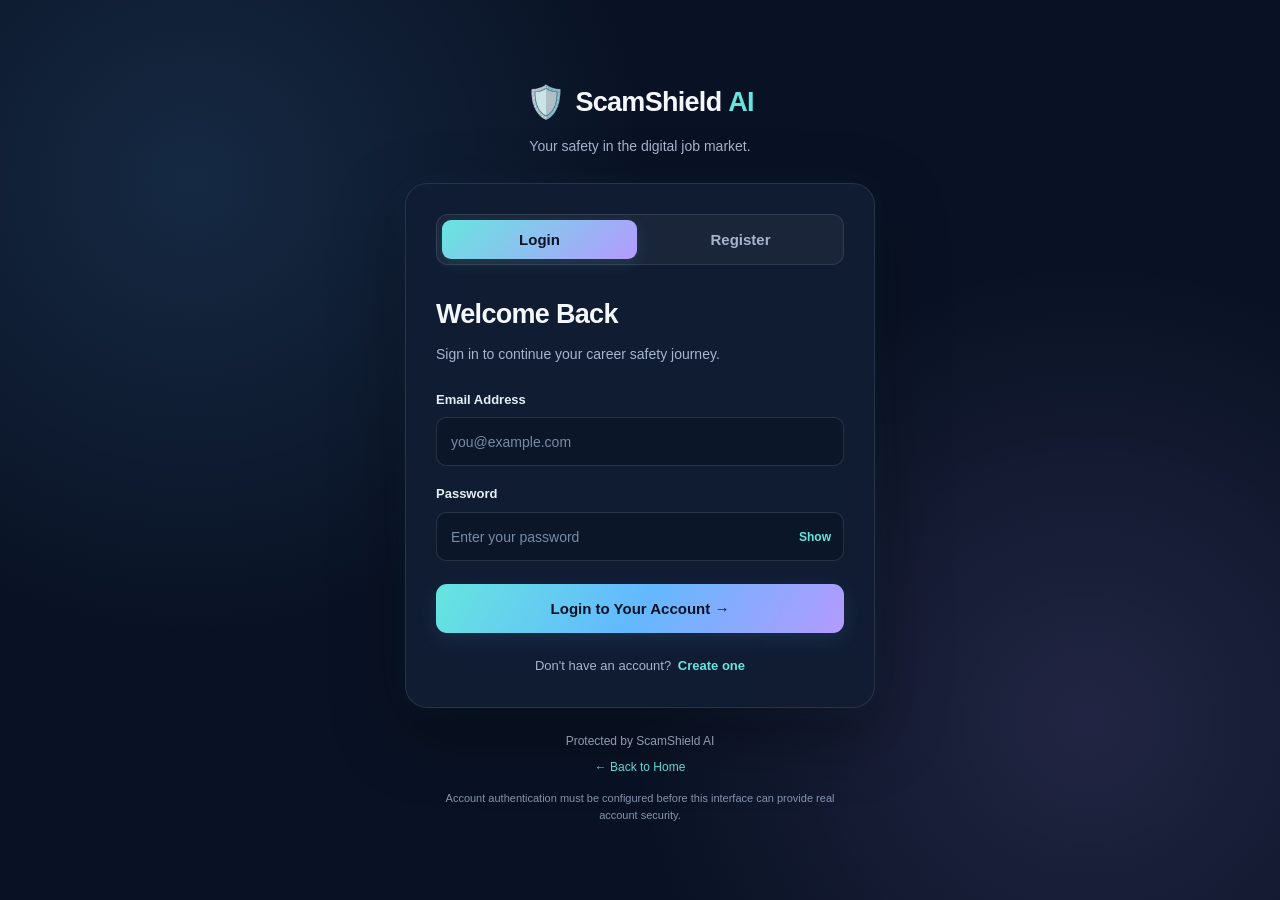
<file: login.html>
<!DOCTYPE html>
<html lang="en">

<head>
    <meta charset="UTF-8">

    <meta name="viewport" content="width=device-width, initial-scale=1.0">

    <meta
        name="description"
        content="Login or create an account with ScamShield AI."
    >

    <title>Login / Register | ScamShield AI</title>

    <link rel="stylesheet" href="login.css">
</head>

<body>

    <!-- Main Authentication Container -->

    <main class="auth-container">

        <!-- Brand Section -->

        <header class="auth-header">

            <a href="index.html" class="brand">
                <span class="brand-icon">🛡️</span>

                <span>
                    ScamShield <strong>AI</strong>
                </span>
            </a>

            <p class="brand-description">
                Your safety in the digital job market.
            </p>

        </header>


        <!-- Authentication Card -->

        <section class="auth-card">

            <!-- Form Switch Buttons -->

            <div class="auth-tabs">

                <button
                    type="button"
                    id="showLogin"
                    class="auth-tab active"
                >
                    Login
                </button>

                <button
                    type="button"
                    id="showRegister"
                    class="auth-tab"
                >
                    Register
                </button>

            </div>


            <!-- Login Form -->

            <div id="loginPanel">

                <div class="form-heading">

                    <h1>Welcome Back</h1>

                    <p>
                        Sign in to continue your career safety journey.
                    </p>

                </div>

                <form id="loginForm">

                    <div class="form-group">

                        <label for="loginEmail">
                            Email Address
                        </label>

                        <input
                            type="email"
                            id="loginEmail"
                            name="email"
                            placeholder="you@example.com"
                            autocomplete="email"
                            required
                        >

                    </div>


                    <div class="form-group">

                        <label for="loginPassword">
                            Password
                        </label>

                        <div class="password-wrapper">

                            <input
                                type="password"
                                id="loginPassword"
                                name="password"
                                placeholder="Enter your password"
                                autocomplete="current-password"
                                required
                            >

                            <button
                                type="button"
                                class="password-toggle"
                                id="toggleLoginPassword"
                                aria-label="Show password"
                            >
                                Show
                            </button>

                        </div>

                    </div>


                    <button
                        type="submit"
                        class="auth-submit"
                    >
                        Login to Your Account →
                    </button>

                    <p
                        id="loginMessage"
                        class="form-message"
                        role="status"
                        aria-live="polite"
                    ></p>

                </form>

                <p class="switch-message">
                    Don't have an account?

                    <button
                        type="button"
                        class="text-button"
                        id="loginToRegister"
                    >
                        Create one
                    </button>
                </p>

            </div>


            <!-- Registration Form -->

            <div id="registerPanel" hidden>

                <div class="form-heading">

                    <h1>Create Your Account</h1>

                    <p>
                        Join ScamShield AI and build a safer career.
                    </p>

                </div>

                <form id="registerForm">

                    <div class="form-group">

                        <label for="registerName">
                            Full Name
                        </label>

                        <input
                            type="text"
                            id="registerName"
                            name="name"
                            placeholder="Enter your full name"
                            autocomplete="name"
                            maxlength="100"
                            required
                        >

                    </div>


                    <div class="form-group">

                        <label for="registerEmail">
                            Email Address
                        </label>

                        <input
                            type="email"
                            id="registerEmail"
                            name="email"
                            placeholder="you@example.com"
                            autocomplete="email"
                            required
                        >

                    </div>


                    <div class="form-group">

                        <label for="registerPassword">
                            Create Password
                        </label>

                        <div class="password-wrapper">

                            <input
                                type="password"
                                id="registerPassword"
                                name="password"
                                placeholder="At least 8 characters"
                                autocomplete="new-password"
                                minlength="8"
                                required
                            >

                            <button
                                type="button"
                                class="password-toggle"
                                id="toggleRegisterPassword"
                                aria-label="Show password"
                            >
                                Show
                            </button>

                        </div>

                    </div>


                    <div class="form-group">

                        <label for="confirmPassword">
                            Confirm Password
                        </label>

                        <div class="password-wrapper">

                            <input
                                type="password"
                                id="confirmPassword"
                                name="confirmPassword"
                                placeholder="Re-enter your password"
                                autocomplete="new-password"
                                minlength="8"
                                required
                            >

                            <button
                                type="button"
                                class="password-toggle"
                                id="toggleConfirmPassword"
                                aria-label="Show password"
                            >
                                Show
                            </button>

                        </div>

                    </div>


                    <button
                        type="submit"
                        class="auth-submit"
                    >
                        Create Account →
                    </button>

                    <p
                        id="registerMessage"
                        class="form-message"
                        role="status"
                        aria-live="polite"
                    ></p>

                </form>

                <p class="switch-message">
                    Already have an account?

                    <button
                        type="button"
                        class="text-button"
                        id="registerToLogin"
                    >
                        Login
                    </button>
                </p>

            </div>
            <!-- Two-Step Email Verification -->

<div id="otpPanel" hidden>

    <div class="form-heading">

        <h1 id="otpHeading">Verify Your Email</h1>

        <p id="otpDescription">
            Enter the six-digit verification code sent to your email.
        </p>

    </div>

    <form id="otpForm">

        <div class="form-group">

            <label for="otpCode">
                Verification Code
            </label>

            <input
                type="text"
                id="otpCode"
                name="otp"
                placeholder="Enter 6-digit code"
                inputmode="numeric"
                autocomplete="one-time-code"
                pattern="[0-9]{6}"
                minlength="6"
                maxlength="6"
                required
            >

        </div>

        <button
            type="submit"
            class="auth-submit"
            id="verifyOtpButton"
        >
            Verify and Continue →
        </button>

        <p
            id="otpMessage"
            class="form-message"
            role="status"
            aria-live="polite"
        ></p>

    </form>

    <p class="switch-message">

        <button
            type="button"
            id="otpBackButton"
            class="text-button"
        >
            ← Back to Login
        </button>

    </p>

</div>

        </section>


        <!-- Footer -->

        <footer class="auth-footer">

            <p>
                Protected by ScamShield AI
            </p>

            <a href="index.html">
                ← Back to Home
            </a>

            <small>
                Account authentication must be configured before
                this interface can provide real account security.
            </small>

        </footer>

    </main>


    <!-- JavaScript -->

    <script src="login.js"></script>

</body>

</html>
</file>
<file: login.css>
/* =========================================
   ScamShield AI — Login & Register Page
   ========================================= */

/* Theme */

:root {
    --bg: #091224;
    --panel: #111d33;
    --panel-light: #172742;

    --text: #f4f7fc;
    --muted: #a5b5cc;

    --cyan: #66e5df;
    --blue: #63b8ff;
    --purple: #b49aff;
    --red: #ff8294;

    --border: rgba(255, 255, 255, 0.10);
}


/* Reset */

* {
    box-sizing: border-box;
    margin: 0;
    padding: 0;
}

[hidden] {
    display: none !important;
}

html {
    min-height: 100%;
    scroll-behavior: smooth;
}

body {
    min-height: 100vh;
    font-family: "Segoe UI", Arial, sans-serif;
    color: var(--text);

    background:
        radial-gradient(
            circle at 15% 20%,
            rgba(99, 184, 255, 0.14),
            transparent 35%
        ),
        radial-gradient(
            circle at 85% 80%,
            rgba(180, 154, 255, 0.14),
            transparent 35%
        ),
        var(--bg);

    line-height: 1.6;
}


/* Main Container */

.auth-container {
    width: 100%;
    min-height: 100vh;

    display: flex;
    flex-direction: column;
    align-items: center;
    justify-content: center;

    padding: 40px 20px;
}


/* Brand Header */

.auth-header {
    text-align: center;
    margin-bottom: 26px;
}

.brand {
    display: inline-flex;
    align-items: center;
    justify-content: center;
    gap: 10px;

    color: var(--text);
    text-decoration: none;

    font-size: 27px;
    font-weight: 750;
    letter-spacing: -0.7px;
}

.brand-icon {
    font-size: 32px;
}

.brand strong {
    color: var(--cyan);
}

.brand-description {
    margin-top: 7px;
    color: var(--muted);
    font-size: 14px;
}


/* Authentication Card */

.auth-card {
    width: 100%;
    max-width: 470px;

    padding: 30px;

    background: rgba(17, 29, 51, 0.94);

    border: 1px solid var(--border);
    border-radius: 22px;

    box-shadow:
        0 24px 70px rgba(0, 0, 0, 0.35),
        0 0 35px rgba(99, 184, 255, 0.06);

    backdrop-filter: blur(16px);
}


/* Login / Register Tabs */

.auth-tabs {
    display: grid;
    grid-template-columns: 1fr 1fr;
    gap: 6px;

    padding: 5px;
    margin-bottom: 28px;

    background: rgba(255, 255, 255, 0.045);
    border: 1px solid var(--border);
    border-radius: 12px;
}

.auth-tab {
    padding: 11px 15px;

    color: var(--muted);
    background: transparent;

    border: none;
    border-radius: 9px;

    font-family: inherit;
    font-size: 15px;
    font-weight: 650;

    cursor: pointer;

    transition:
        background 0.2s ease,
        color 0.2s ease;
}

.auth-tab:hover {
    color: var(--text);
}

.auth-tab.active {
    color: #091224;

    background: linear-gradient(
        135deg,
        var(--cyan),
        var(--purple)
    );

    box-shadow: 0 4px 15px rgba(102, 229, 223, 0.13);
}


/* Form Heading */

.form-heading {
    margin-bottom: 24px;
}

.form-heading h1 {
    margin-bottom: 7px;

    font-size: 27px;
    font-weight: 750;
    letter-spacing: -0.7px;
}

.form-heading p {
    color: var(--muted);
    font-size: 14px;
}


/* Form Layout */

form {
    display: flex;
    flex-direction: column;
    gap: 18px;
}

.form-group {
    display: flex;
    flex-direction: column;
    gap: 7px;
}

.form-group label {
    color: #e6edf7;

    font-size: 13px;
    font-weight: 650;
}


/* Input Fields */

.form-group input {
    width: 100%;
    min-height: 49px;

    padding: 12px 14px;

    color: var(--text);
    background: #0b1629;

    border: 1px solid rgba(255, 255, 255, 0.12);
    border-radius: 10px;

    outline: none;

    font-family: inherit;
    font-size: 14px;

    transition:
        border-color 0.2s ease,
        box-shadow 0.2s ease;
}

.form-group input::placeholder {
    color: #788ba6;
}

.form-group input:hover {
    border-color: rgba(102, 229, 223, 0.35);
}

.form-group input:focus {
    border-color: var(--cyan);

    box-shadow:
        0 0 0 3px rgba(102, 229, 223, 0.10);
}


/* Password Fields */

.password-wrapper {
    position: relative;
    display: flex;
    align-items: center;
}

.password-wrapper input {
    padding-right: 65px;
}

.password-toggle {
    position: absolute;
    right: 13px;

    padding: 5px 0;

    color: var(--cyan);
    background: transparent;

    border: none;

    font-family: inherit;
    font-size: 12px;
    font-weight: 700;

    cursor: pointer;
}

.password-toggle:hover {
    color: var(--purple);
}


/* Main Submit Button */

.auth-submit {
    width: 100%;
    min-height: 49px;

    margin-top: 5px;
    padding: 12px 18px;

    color: #091224;

    background: linear-gradient(
        120deg,
        var(--cyan),
        var(--blue),
        var(--purple)
    );

    border: none;
    border-radius: 11px;

    font-family: inherit;
    font-size: 15px;
    font-weight: 750;

    cursor: pointer;

    box-shadow: 0 6px 20px rgba(99, 184, 255, 0.12);

    transition:
        transform 0.2s ease,
        box-shadow 0.2s ease,
        filter 0.2s ease;
}

.auth-submit:hover {
    transform: translateY(-2px);

    box-shadow: 0 10px 26px rgba(99, 184, 255, 0.20);

    filter: brightness(1.08);
}

.auth-submit:active {
    transform: translateY(0);
}

.auth-submit:focus-visible,
.auth-tab:focus-visible,
.password-toggle:focus-visible,
.text-button:focus-visible {
    outline: 2px solid var(--cyan);
    outline-offset: 4px;
}


/* Form Messages */

.form-message {
    display: none;

    padding: 11px 13px;

    border-radius: 9px;
    font-size: 13px;

    overflow-wrap: anywhere;
}

.form-message:not(:empty) {
    display: block;
}

.form-message.success {
    color: #9df5c7;
    background: rgba(55, 190, 125, 0.10);
    border: 1px solid rgba(55, 190, 125, 0.25);
}

.form-message.error {
    color: #ffb0bb;
    background: rgba(255, 130, 148, 0.10);
    border: 1px solid rgba(255, 130, 148, 0.25);
}


/* Switch Between Login and Register */

.switch-message {
    margin-top: 23px;

    color: var(--muted);
    text-align: center;
    font-size: 13px;
}

.text-button {
    margin-left: 3px;

    color: var(--cyan);
    background: transparent;

    border: none;

    font-family: inherit;
    font-size: inherit;
    font-weight: 700;

    cursor: pointer;
}

.text-button:hover {
    color: var(--purple);
    text-decoration: underline;
}


/* Footer */

.auth-footer {
    display: flex;
    flex-direction: column;
    align-items: center;

    gap: 7px;

    margin-top: 24px;

    text-align: center;
    color: var(--muted);
    font-size: 12px;
}

.auth-footer a {
    color: var(--cyan);
    text-decoration: none;
}

.auth-footer a:hover {
    color: var(--purple);
}

.auth-footer small {
    max-width: 420px;
    margin-top: 6px;

    color: #8495af;
    font-size: 11px;
    line-height: 1.5;
}


/* Mobile Layout */

@media (max-width: 520px) {

    .auth-container {
        padding: 25px 14px;
    }

    .auth-header {
        margin-bottom: 21px;
    }

    .brand {
        font-size: 23px;
    }

    .brand-icon {
        font-size: 27px;
    }

    .auth-card {
        padding: 22px 18px;
        border-radius: 17px;
    }

    .form-heading h1 {
        font-size: 24px;
    }

}
</file>
